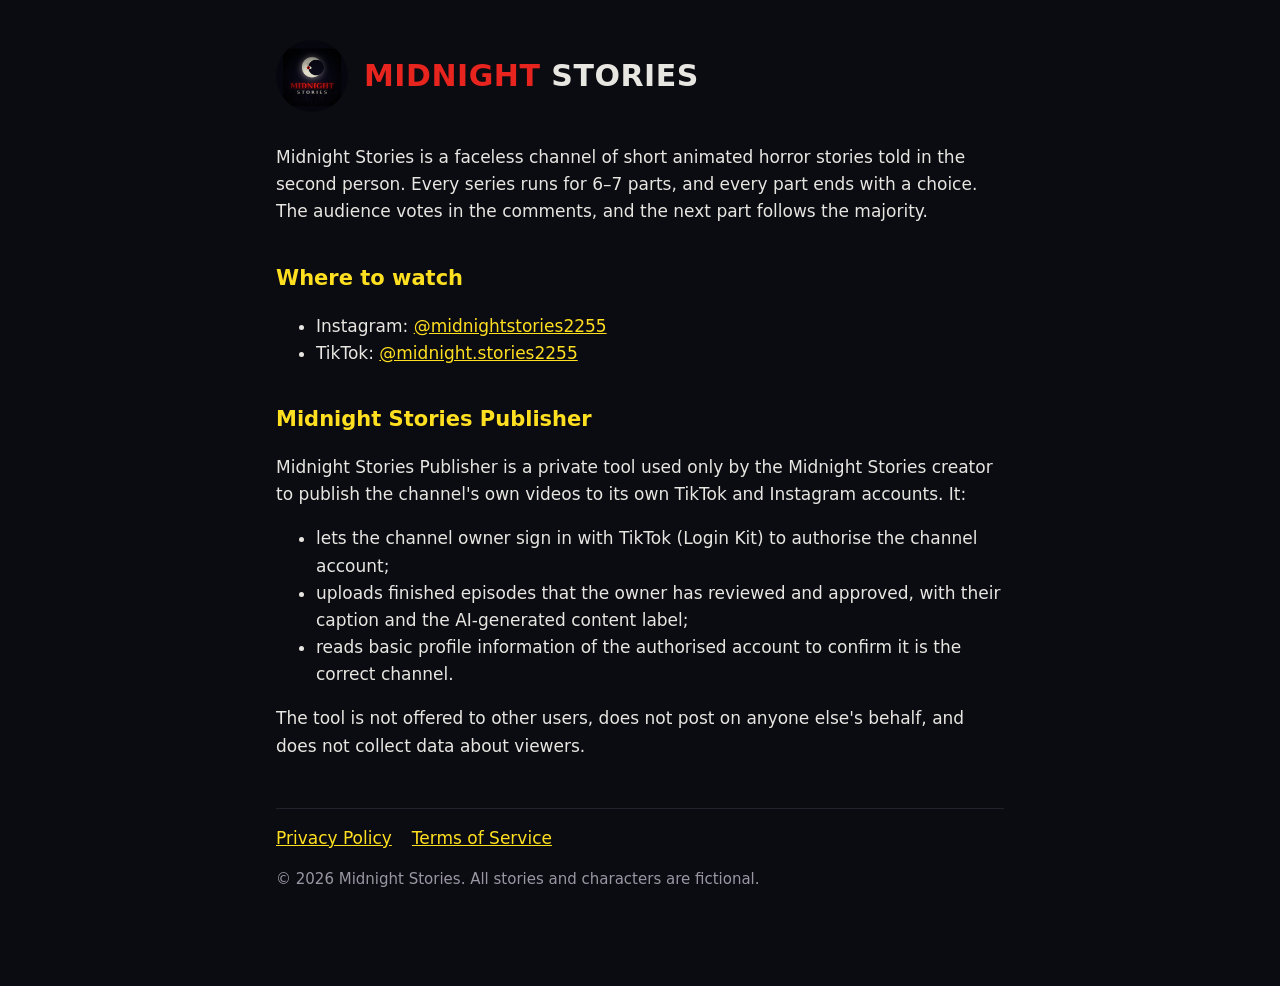
<file: docs/index.html>
<!doctype html>
<html lang="en">
<head>
<meta charset="utf-8"><meta name="viewport" content="width=device-width, initial-scale=1">
<title>Midnight Stories</title>
<meta name="description" content="Animated choose-your-path horror shorts.">
<link rel="icon" href="icon.png"><link rel="stylesheet" href="style.css">
</head>
<body><main>
<header><img src="icon.png" alt="Midnight Stories logo"><h1><span>MIDNIGHT</span> STORIES</h1></header>

<p>Midnight Stories is a faceless channel of short animated horror stories told in the second person. Every series runs for 6–7 parts, and every part ends with a choice. The audience votes in the comments, and the next part follows the majority.</p>

<h2>Where to watch</h2>
<ul>
  <li>Instagram: <a href="https://www.instagram.com/midnightstories2255/">@midnightstories2255</a></li>
  <li>TikTok: <a href="https://www.tiktok.com/@midnight.stories2255">@midnight.stories2255</a></li>
</ul>

<h2>Midnight Stories Publisher</h2>
<p>Midnight Stories Publisher is a private tool used only by the Midnight Stories creator to publish the channel's own videos to its own TikTok and Instagram accounts. It:</p>
<ul>
  <li>lets the channel owner sign in with TikTok (Login Kit) to authorise the channel account;</li>
  <li>uploads finished episodes that the owner has reviewed and approved, with their caption and the AI-generated content label;</li>
  <li>reads basic profile information of the authorised account to confirm it is the correct channel.</li>
</ul>
<p>The tool is not offered to other users, does not post on anyone else's behalf, and does not collect data about viewers.</p>

<nav><a href="privacy.html">Privacy Policy</a><a href="terms.html">Terms of Service</a></nav>
<p class="muted">© 2026 Midnight Stories. All stories and characters are fictional.</p>
</main></body>
</html>
</file>
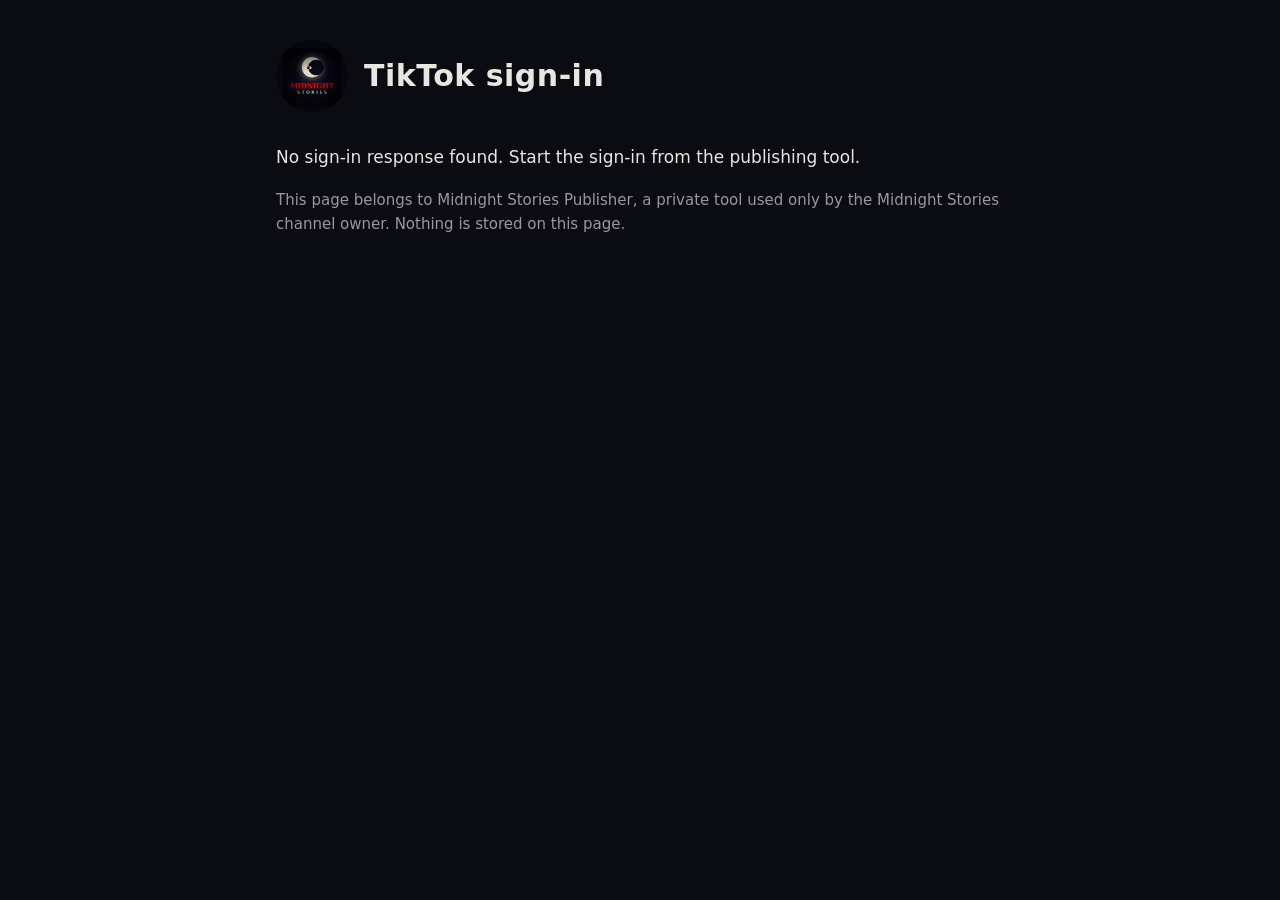
<file: docs/callback.html>
<!doctype html>
<html lang="en">
<head>
<meta charset="utf-8"><meta name="viewport" content="width=device-width, initial-scale=1">
<title>Connected – Midnight Stories</title>
<meta name="robots" content="noindex">
<link rel="icon" href="icon.png"><link rel="stylesheet" href="style.css">
</head>
<body><main>
<header><img src="icon.png" alt="Midnight Stories logo"><h1>TikTok sign-in</h1></header>
<p id="msg">Reading the response from TikTok…</p>
<p id="code-wrap" hidden>Authorisation code (valid for a few minutes):<br><code id="code"></code></p>
<p class="muted">This page belongs to Midnight Stories Publisher, a private tool used only by the Midnight Stories channel owner. Nothing is stored on this page.</p>
<script>
  const q = new URLSearchParams(location.search);
  const msg = document.getElementById('msg');
  if (q.get('error')) {
    msg.textContent = 'TikTok returned an error: ' + q.get('error') + (q.get('error_description') ? ' – ' + q.get('error_description') : '');
  } else if (q.get('code')) {
    msg.textContent = 'Signed in with TikTok. Copy the code below and hand it to the publishing tool.';
    document.getElementById('code').textContent = q.get('code');
    document.getElementById('code-wrap').hidden = false;
  } else {
    msg.textContent = 'No sign-in response found. Start the sign-in from the publishing tool.';
  }
</script>
</main></body>
</html>
</file>
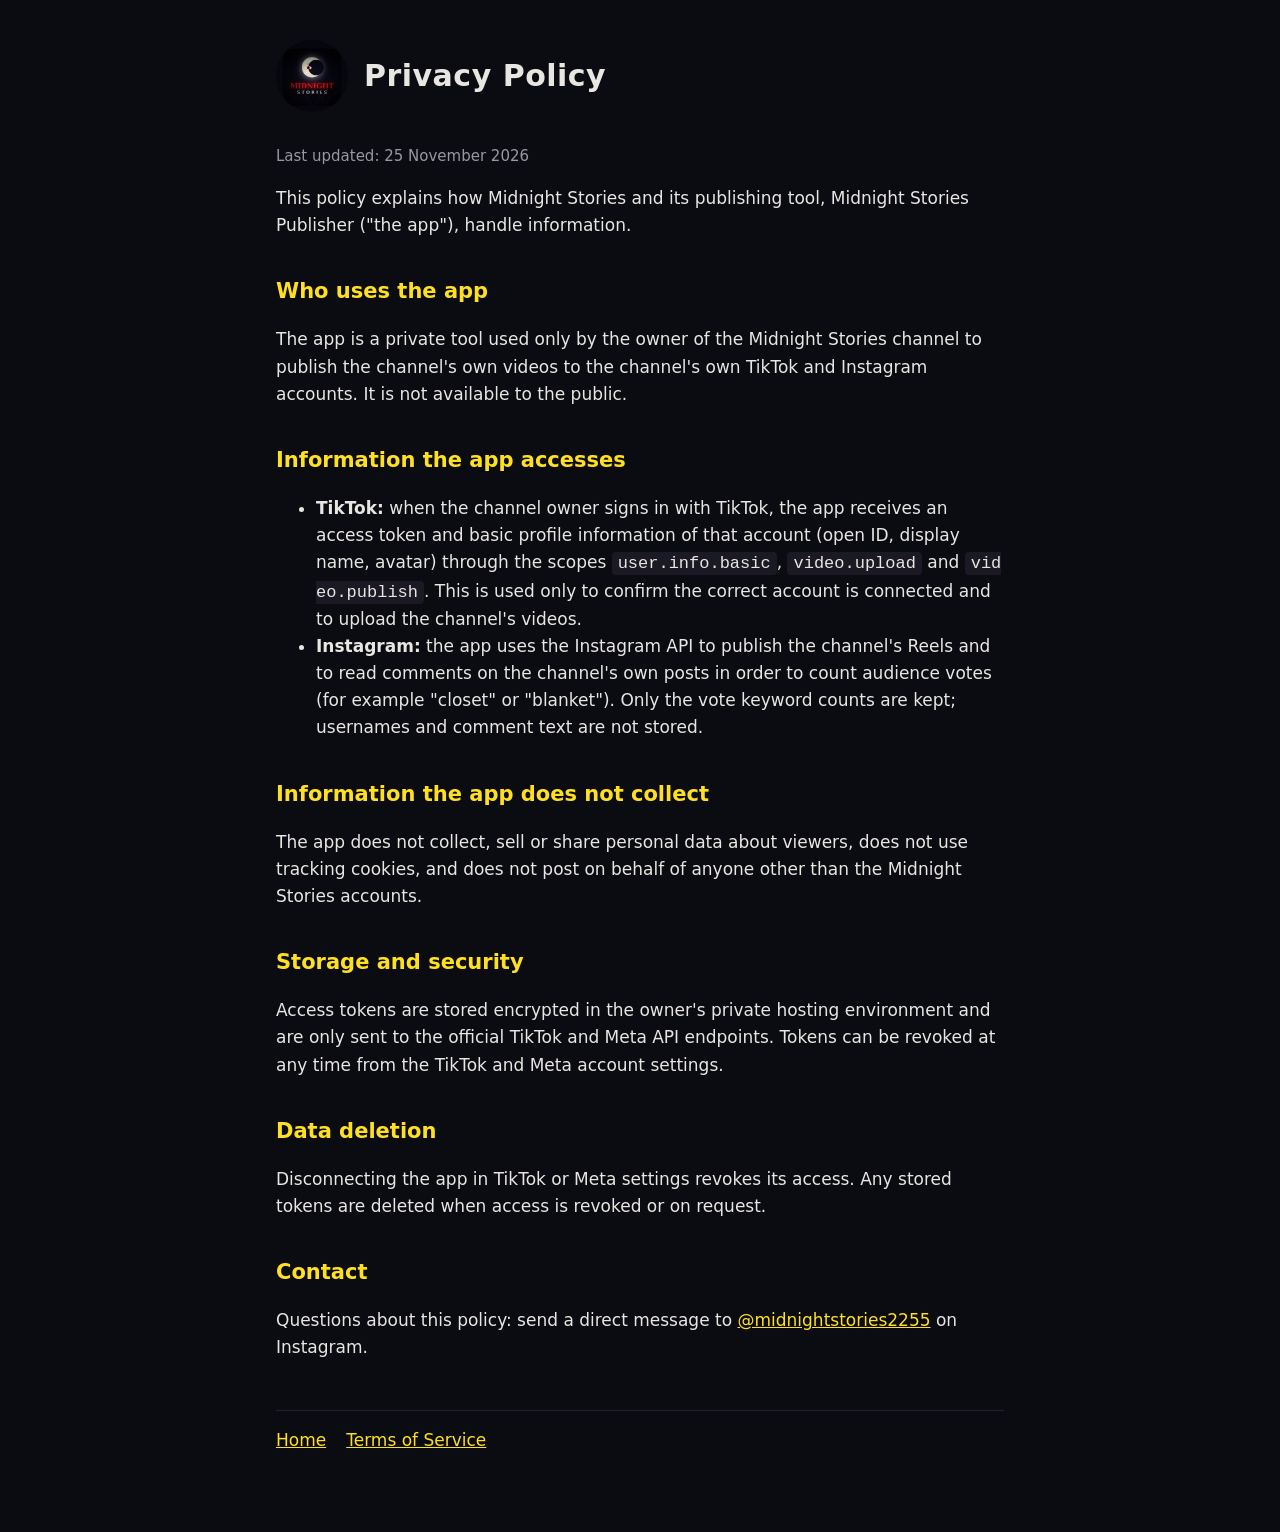
<file: docs/privacy.html>
<!doctype html>
<html lang="en">
<head>
<meta charset="utf-8"><meta name="viewport" content="width=device-width, initial-scale=1">
<title>Privacy Policy – Midnight Stories</title>
<link rel="icon" href="icon.png"><link rel="stylesheet" href="style.css">
</head>
<body><main>
<header><img src="icon.png" alt="Midnight Stories logo"><h1>Privacy Policy</h1></header>
<p class="muted">Last updated: 25 November 2026</p>

<p>This policy explains how Midnight Stories and its publishing tool, Midnight Stories Publisher ("the app"), handle information.</p>

<h2>Who uses the app</h2>
<p>The app is a private tool used only by the owner of the Midnight Stories channel to publish the channel's own videos to the channel's own TikTok and Instagram accounts. It is not available to the public.</p>

<h2>Information the app accesses</h2>
<ul>
  <li><strong>TikTok:</strong> when the channel owner signs in with TikTok, the app receives an access token and basic profile information of that account (open ID, display name, avatar) through the scopes <code>user.info.basic</code>, <code>video.upload</code> and <code>video.publish</code>. This is used only to confirm the correct account is connected and to upload the channel's videos.</li>
  <li><strong>Instagram:</strong> the app uses the Instagram API to publish the channel's Reels and to read comments on the channel's own posts in order to count audience votes (for example "closet" or "blanket"). Only the vote keyword counts are kept; usernames and comment text are not stored.</li>
</ul>

<h2>Information the app does not collect</h2>
<p>The app does not collect, sell or share personal data about viewers, does not use tracking cookies, and does not post on behalf of anyone other than the Midnight Stories accounts.</p>

<h2>Storage and security</h2>
<p>Access tokens are stored encrypted in the owner's private hosting environment and are only sent to the official TikTok and Meta API endpoints. Tokens can be revoked at any time from the TikTok and Meta account settings.</p>

<h2>Data deletion</h2>
<p>Disconnecting the app in TikTok or Meta settings revokes its access. Any stored tokens are deleted when access is revoked or on request.</p>

<h2>Contact</h2>
<p>Questions about this policy: send a direct message to <a href="https://www.instagram.com/midnightstories2255/">@midnightstories2255</a> on Instagram.</p>

<nav><a href="index.html">Home</a><a href="terms.html">Terms of Service</a></nav>
</main></body>
</html>
</file>
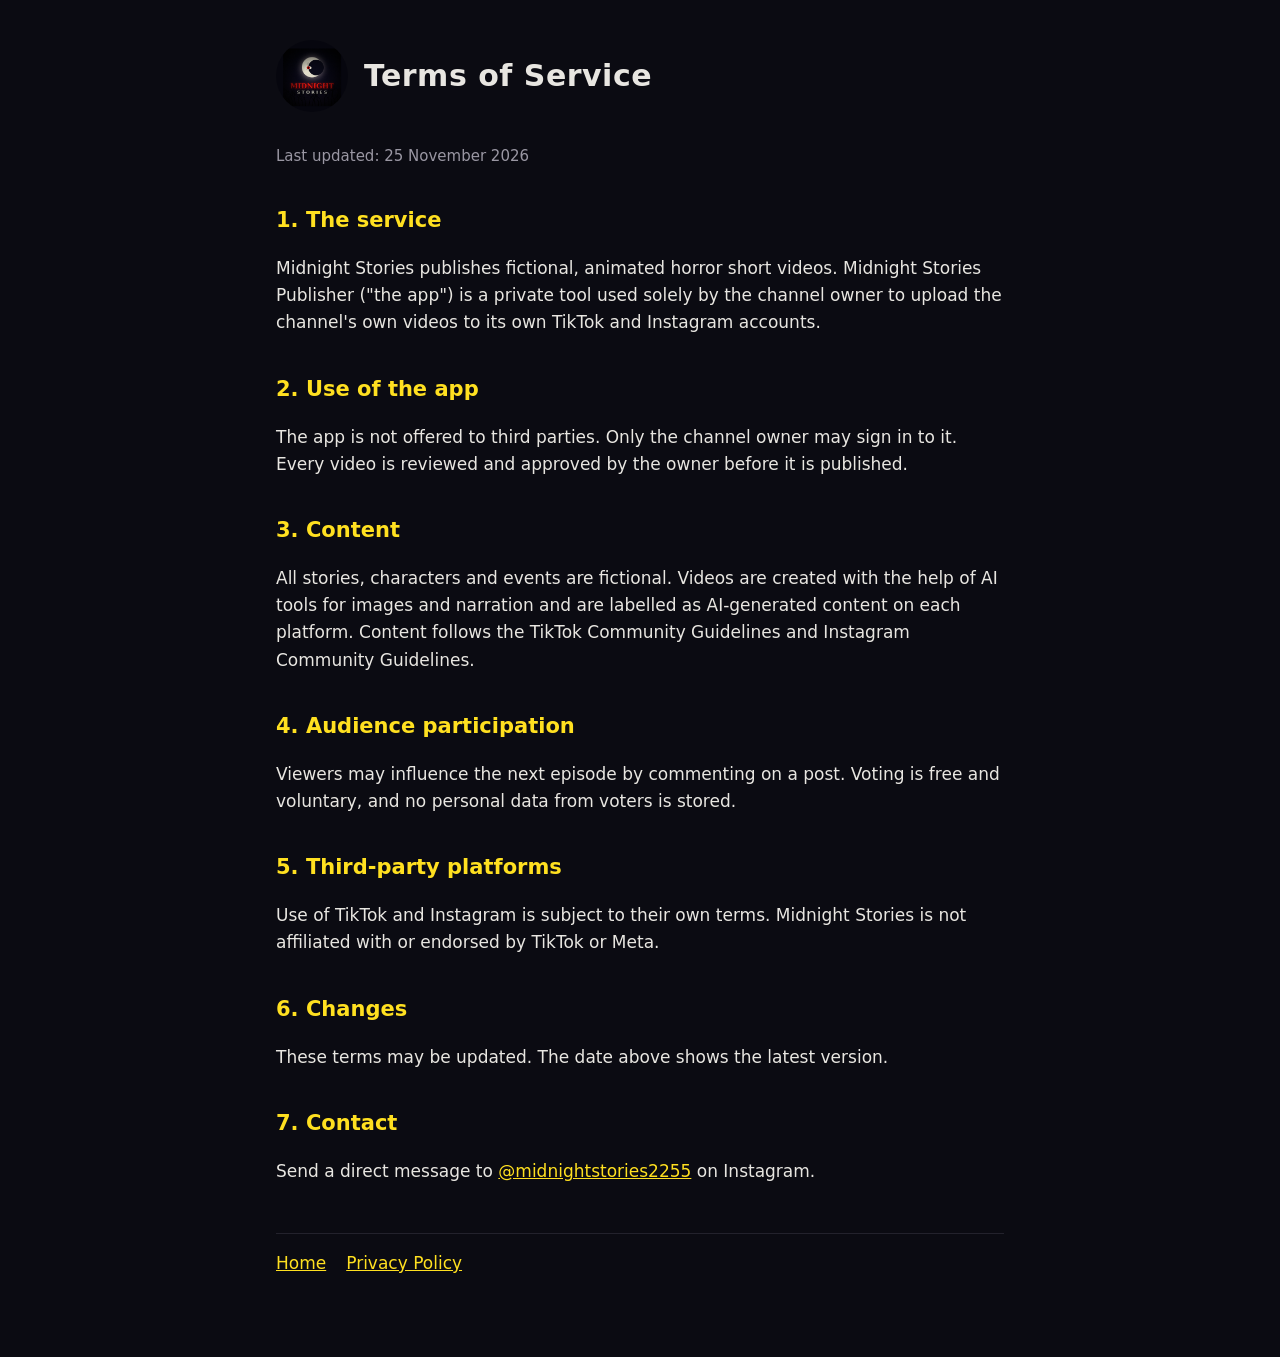
<file: docs/terms.html>
<!doctype html>
<html lang="en">
<head>
<meta charset="utf-8"><meta name="viewport" content="width=device-width, initial-scale=1">
<title>Terms of Service – Midnight Stories</title>
<link rel="icon" href="icon.png"><link rel="stylesheet" href="style.css">
</head>
<body><main>
<header><img src="icon.png" alt="Midnight Stories logo"><h1>Terms of Service</h1></header>
<p class="muted">Last updated: 25 November 2026</p>

<h2>1. The service</h2>
<p>Midnight Stories publishes fictional, animated horror short videos. Midnight Stories Publisher ("the app") is a private tool used solely by the channel owner to upload the channel's own videos to its own TikTok and Instagram accounts.</p>

<h2>2. Use of the app</h2>
<p>The app is not offered to third parties. Only the channel owner may sign in to it. Every video is reviewed and approved by the owner before it is published.</p>

<h2>3. Content</h2>
<p>All stories, characters and events are fictional. Videos are created with the help of AI tools for images and narration and are labelled as AI-generated content on each platform. Content follows the TikTok Community Guidelines and Instagram Community Guidelines.</p>

<h2>4. Audience participation</h2>
<p>Viewers may influence the next episode by commenting on a post. Voting is free and voluntary, and no personal data from voters is stored.</p>

<h2>5. Third-party platforms</h2>
<p>Use of TikTok and Instagram is subject to their own terms. Midnight Stories is not affiliated with or endorsed by TikTok or Meta.</p>

<h2>6. Changes</h2>
<p>These terms may be updated. The date above shows the latest version.</p>

<h2>7. Contact</h2>
<p>Send a direct message to <a href="https://www.instagram.com/midnightstories2255/">@midnightstories2255</a> on Instagram.</p>

<nav><a href="index.html">Home</a><a href="privacy.html">Privacy Policy</a></nav>
</main></body>
</html>
</file>
<file: docs/style.css>
:root { --bg: #0b0b12; --fg: #e8e6e1; --muted: #9a97a3; --accent: #e8241f; --gold: #ffe020; }
* { box-sizing: border-box; }
body { margin: 0; background: var(--bg); color: var(--fg); font: 17px/1.6 system-ui, -apple-system, "Segoe UI", Roboto, sans-serif; }
main { max-width: 760px; margin: 0 auto; padding: 40px 16px 80px; }
header { display: flex; align-items: center; gap: 16px; margin-bottom: 32px; }
header img { width: 72px; height: 72px; border-radius: 50%; }
h1 { margin: 0; font-size: 30px; letter-spacing: .5px; }
h1 span { color: var(--accent); }
h2 { margin-top: 36px; font-size: 21px; color: var(--gold); }
a { color: var(--gold); }
p, li { color: var(--fg); }
.muted { color: var(--muted); font-size: 15px; }
nav { margin-top: 48px; padding-top: 16px; border-top: 1px solid #23222c; display: flex; gap: 20px; flex-wrap: wrap; }
code { background: #1b1a24; padding: 2px 6px; border-radius: 4px; word-break: break-all; }
</file>
